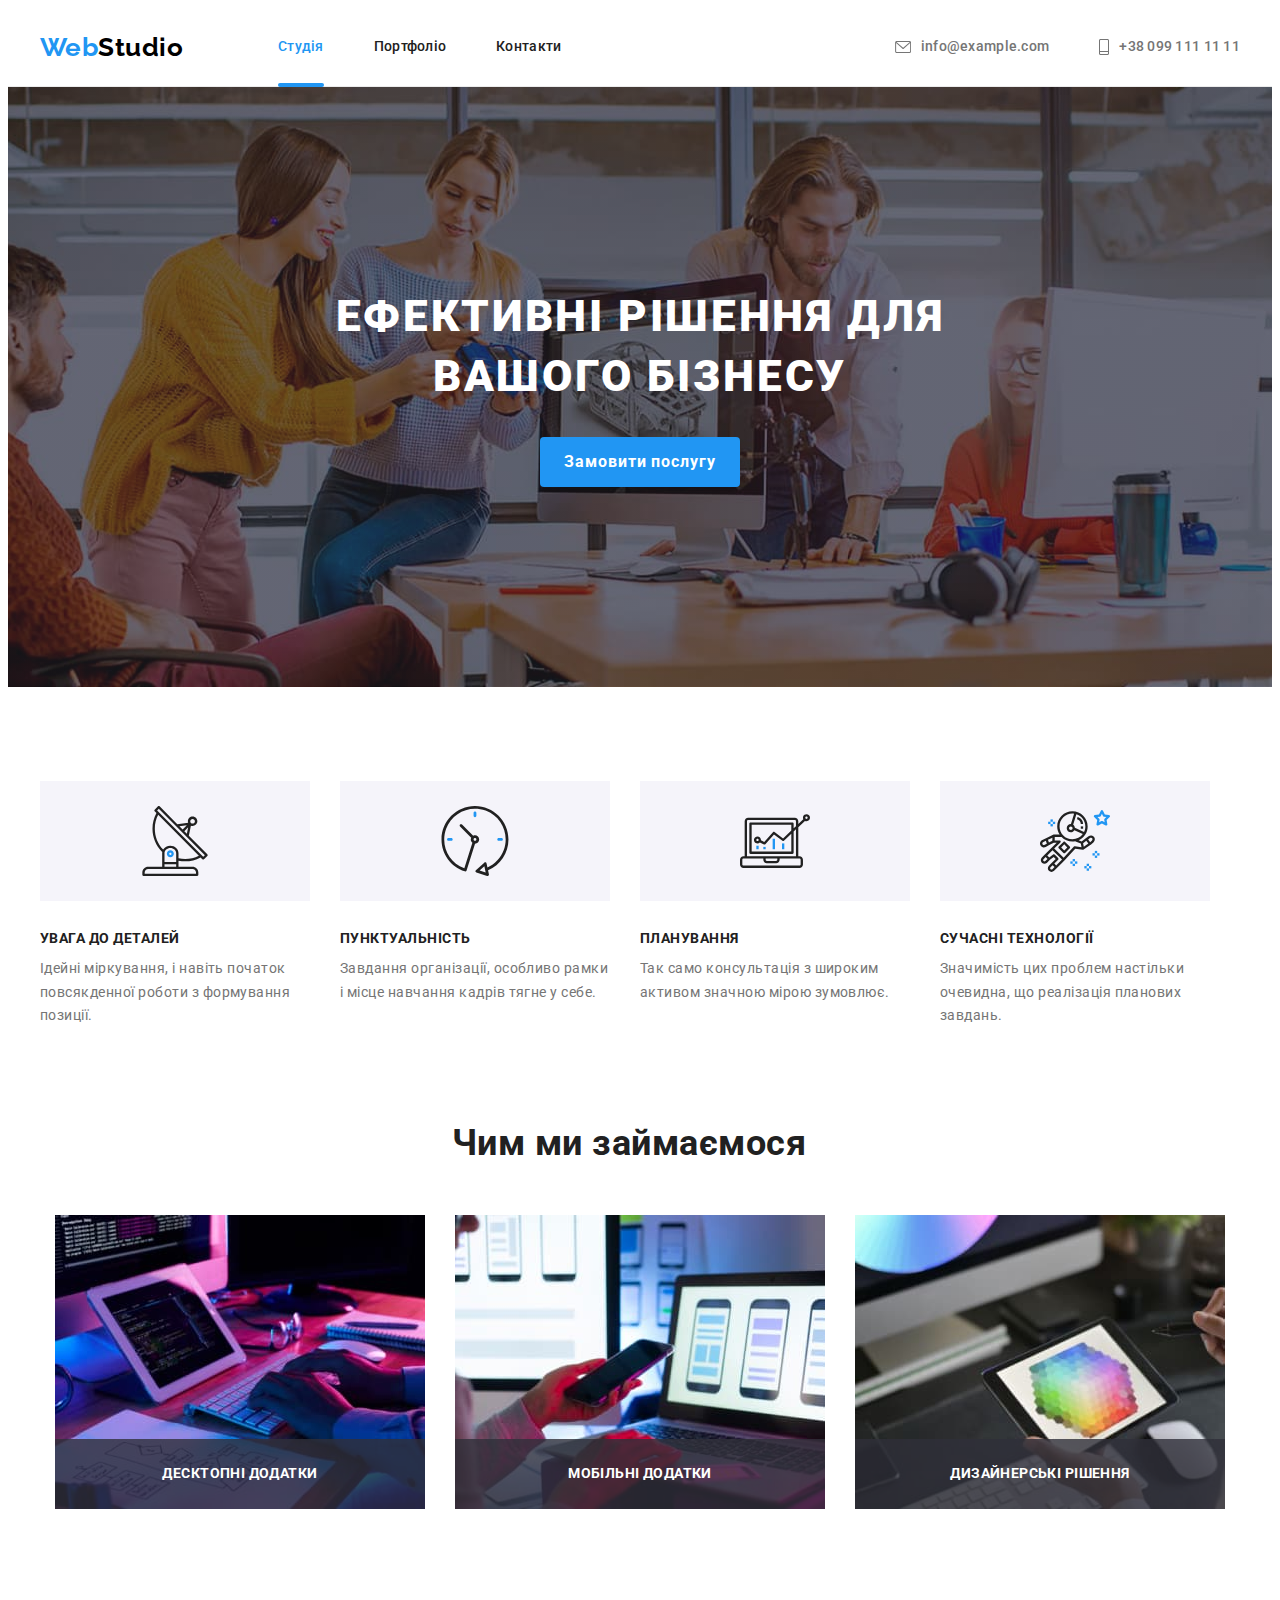
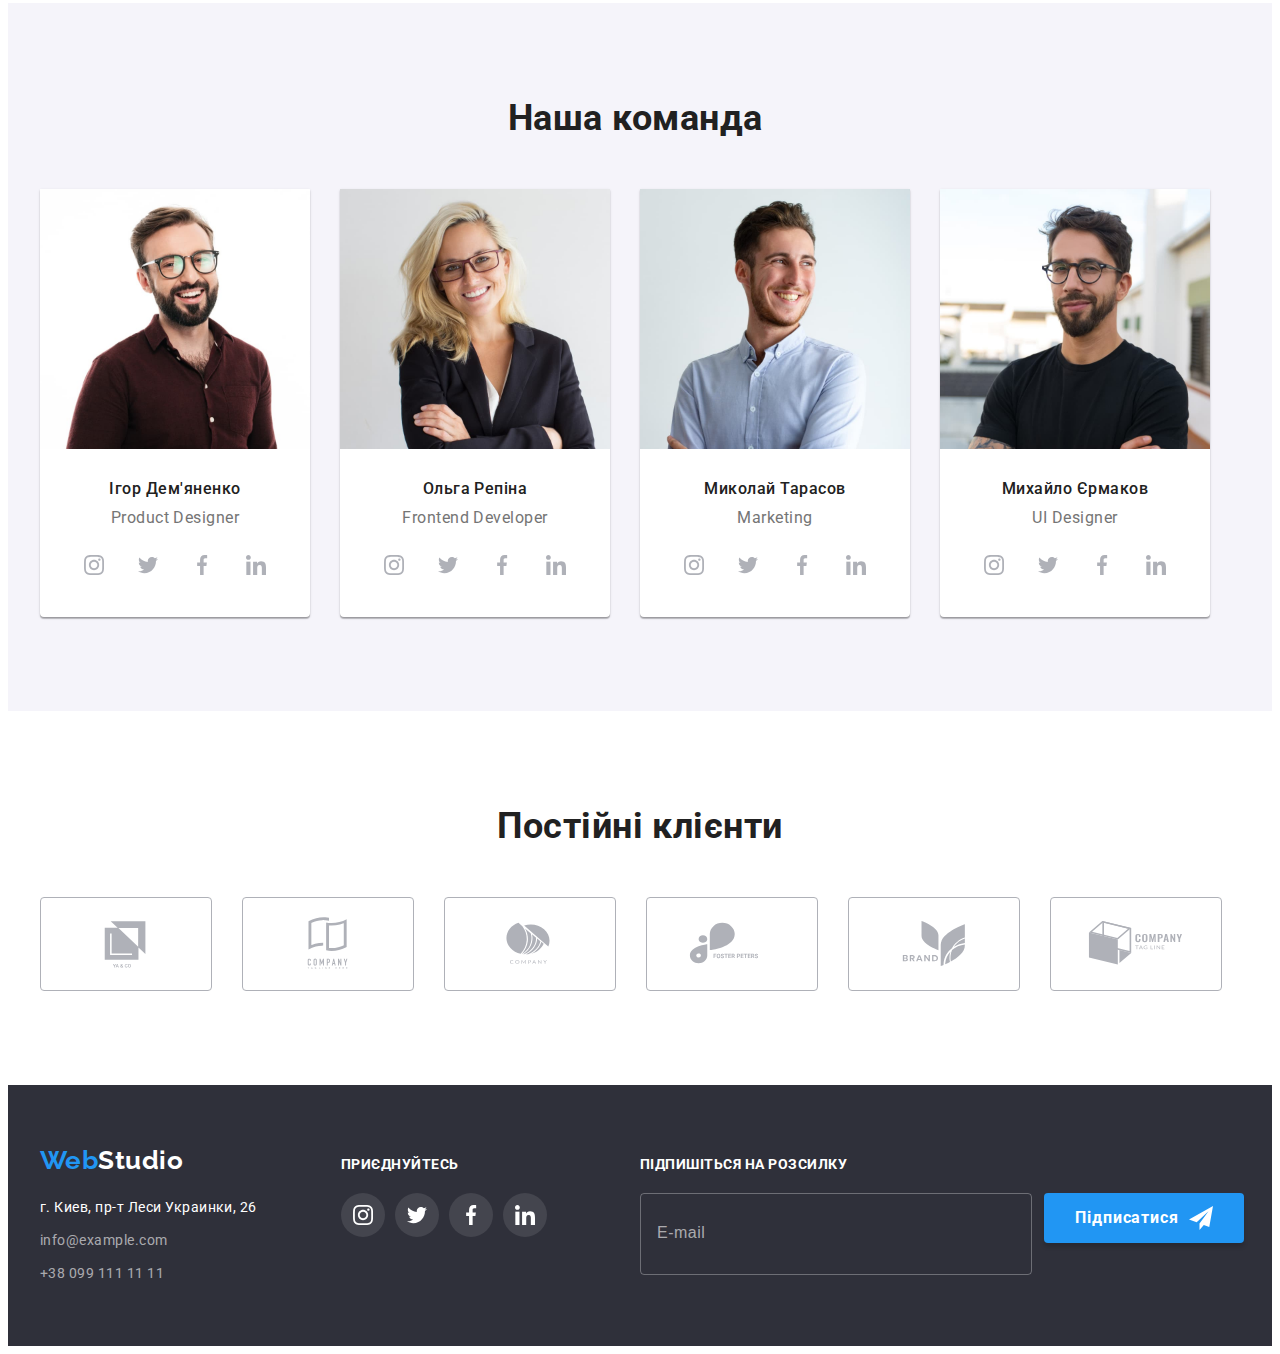
<file: index.html>
<!DOCTYPE html>
<html lang="uk">
  <head>
    <meta charset="UTF-8" />
    <meta http-equiv="X-UA-Compatible" content="IE=edge" />
    <meta name="viewport" content="width=device-width, initial-scale=1.0" />
    <title>WebStudio</title>
    <link rel="preconnect" href="https://fonts.googleapis.com" />
    <link rel="preconnect" href="https://fonts.gstatic.com" crossorigin />
    <link
      href="https://fonts.googleapis.com/css2?family=Raleway:wght@700&family=Roboto:wght@400;500;700;900&display=swap"
      rel="stylesheet"
    />
    <link
      rel="stylesheet"
      href="https://cdnjs.cloudflare.com/ajax/libs/modern-normalize/1.1.0/modern-normalize.min.css"
      integrity="sha512-wpPYUAdjBVSE4KJnH1VR1HeZfpl1ub8YT/NKx4PuQ5NmX2tKuGu6U/JRp5y+Y8XG2tV+wKQpNHVUX03MfMFn9Q=="
      crossorigin="anonymous"
      referrerpolicy="no-referrer"
    />
    <link rel="stylesheet" href="./css/style.css" />
  </head>

  <body>
    <!-- header -->
    <header class="header">
      <div class="container header-container">
        <nav class="header-nav">
          <a href="./index.html" class="logo">Web<span class="logo-top">Studio</span> </a>
          <ul class="header-list list">
            <li class="header-item">
              <a href="./index.html" class="header-link link current"> Студія </a>
            </li>
            <li class="header-item">
              <a href="./portfolio.html" class="header-link link"> Портфоліо </a>
            </li>
            <li class="header-item">
              <a href="" class="header-link link"> Контакти </a>
            </li>
          </ul>
        </nav>
        <ul class="header-contact list">
          <li class="contact-item">
            <a href="mailto:info@example.com" class="contact-link link">
              <svg class="contact-item-icon" width="16" height="12">
                <use href="./images/icons.svg#icon-mail"></use>
              </svg>
              info@example.com
            </a>
          </li>
          <li class="contact-item">
            <a href="tel:+380991111111" class="contact-link link">
              <svg class="contact-item-icon" width="10" height="16">
                <use href="./images/icons.svg#icon-phone"></use>
              </svg>
              +38 099 111 11 11
            </a>
          </li>
        </ul>
      </div>
    </header>

    <!-- main -->
    <main>
      <!-- section hero -->
      <section class="hero">
        <div class="container">
          <h1 class="hero-title title">Ефективні рішення для вашого бізнесу</h1>
          <button type="button" class="hero-btn btn" data-modal-open>Замовити послугу</button>
        </div>
      </section>

      <!-- features -->
      <section class="features section">
        <div class="container">
          <h2 class="features-hiden visually-hidden">Особливості</h2>
          <ul class="features-list list">
            <li class="features-item">
              <div class="features-item-picture">
                <svg class="features-item-icon" width="70px" height="70px">
                  <use href="./images/icons.svg#icon-antenna"></use>
                </svg>
              </div>
              <h3 class="features-title title">УВАГА ДО ДЕТАЛЕЙ</h3>
              <p class="features-text">
                Ідейні міркування, і навіть початок повсякденної роботи з формування позиції.
              </p>
            </li>
            <li class="features-item">
              <div class="features-item-picture">
                <svg class="features-item-icon" width="70px" height="70px">
                  <use href="./images/icons.svg#icon-clock"></use>
                </svg>
              </div>
              <h3 class="features-title title">ПУНКТУАЛЬНІСТЬ</h3>
              <p class="features-text">
                Завдання організації, особливо рамки і місце навчання кадрів тягне у себе.
              </p>
            </li>
            <li class="features-item">
              <div class="features-item-picture">
                <svg class="features-item-icon" width="70px" height="70px">
                  <use href="./images/icons.svg#icon-diagram"></use>
                </svg>
              </div>
              <h3 class="features-title title">ПЛАНУВАННЯ</h3>
              <p class="features-text">
                Так само консультація з широким активом значною мірою зумовлює.
              </p>
            </li>
            <li class="features-item">
              <div class="features-item-picture">
                <svg class="features-item-icon" width="70px" height="70px">
                  <use href="./images/icons.svg#icon-astronaut"></use>
                </svg>
              </div>
              <h3 class="features-title title">СУЧАСНІ ТЕХНОЛОГІЇ</h3>
              <p class="features-text">
                Значимість цих проблем настільки очевидна, що реалізація планових завдань.
              </p>
            </li>
          </ul>
        </div>
      </section>

      <!-- service -->
      <section class="service section">
        <div class="container">
          <h2 class="service-title title">Чим ми займаємося</h2>
          <ul class="service-list list">
            <li class="service-item">
              <a href="" class="service-link link">
                <img src="./images/service-1.jpg" alt="работа за компьютером" width="370" />
                <p class="service-text">Десктопні додатки</p>
              </a>
            </li>
            <li class="service-item">
              <a href="" class="service-link link">
                <img src="./images/service-2.jpg" alt="мобильный телефон в руке" width="370" />
                <p class="service-text">Мобільні додатки</p>
              </a>
            </li>
            <li class="service-item">
              <a href="" class="service-link link">
                <img src="./images/service-3.jpg" alt="планшет с палитрой цвета" width="370" />
                <p class="service-text">Дизайнерські рішення</p>
              </a>
            </li>
          </ul>
        </div>
      </section>

      <!-- our team -->
      <section class="team section">
        <div class="container">
          <h2 class="team-title title">Наша команда</h2>
          <ul class="team-list list">
            <li class="team-item">
              <a href="" class="team-link link">
                <img src="./images/person-1.jpg" alt="фото Игора Дем'яненко" width="270" />
              </a>
              <h3 class="team-link-title title">Ігор Дем'яненко</h3>
              <p lang="en" class="team-item-text">Product Designer</p>
              <ul class="team-soc-list list">
                <li class="team-soc-item">
                  <a href="" class="team-soc-link link">
                    <svg class="team-soc-icon" width="20px" height="20px">
                      <use href="./images/icons.svg#icon-instagram"></use>
                    </svg>
                  </a>
                </li>
                <li class="team-soc-item">
                  <a href="" class="team-soc-link link">
                    <svg class="team-soc-icon" width="20px" height="20px">
                      <use href="./images/icons.svg#icon-twitter"></use>
                    </svg>
                  </a>
                </li>
                <li class="team-soc-item">
                  <a href="" class="team-soc-link link">
                    <svg class="team-soc-icon" width="20px" height="20px">
                      <use href="./images/icons.svg#icon-facebook"></use>
                    </svg>
                  </a>
                </li>
                <li class="team-soc-item">
                  <a href="" class="team-soc-link link">
                    <svg class="team-soc-icon" width="20px" height="20px">
                      <use href="./images/icons.svg#icon-linkedin"></use>
                    </svg>
                  </a>
                </li>
              </ul>
            </li>
            <li class="team-item">
              <a href="" class="team-link link">
                <img src="./images/person-2.jpg" alt="фото Ольги Репіної" width="270" />
              </a>
              <h3 class="team-link-title title">Ольга Репіна</h3>
              <p lang="en" class="team-item-text">Frontend Developer</p>
              <ul class="team-soc-list list">
                <li class="team-soc-item">
                  <a href="" class="team-soc-link link">
                    <svg class="team-soc-icon" width="20px" height="20px">
                      <use href="./images/icons.svg#icon-instagram"></use>
                    </svg>
                  </a>
                </li>
                <li class="team-soc-item">
                  <a href="" class="team-soc-link link">
                    <svg class="team-soc-icon" width="20px" height="20px">
                      <use href="./images/icons.svg#icon-twitter"></use>
                    </svg>
                  </a>
                </li>
                <li class="team-soc-item">
                  <a href="" class="team-soc-link link">
                    <svg class="team-soc-icon" width="20px" height="20px">
                      <use href="./images/icons.svg#icon-facebook"></use>
                    </svg>
                  </a>
                </li>
                <li class="team-soc-item">
                  <a href="" class="team-soc-link link">
                    <svg class="team-soc-icon" width="20px" height="20px">
                      <use href="./images/icons.svg#icon-linkedin"></use>
                    </svg>
                  </a>
                </li>
              </ul>
            </li>
            <li class="team-item">
              <a href="" class="team-link link">
                <img src="./images/person-3.jpg" alt="фото Миколая Тарасова" width="270" />
              </a>
              <h3 class="team-link-title title">Миколай Тарасов</h3>
              <p lang="en" class="team-item-text">Marketing</p>
              <ul class="team-soc-list list">
                <li class="team-soc-item">
                  <a href="" class="team-soc-link link">
                    <svg class="team-soc-icon" width="20px" height="20px">
                      <use href="./images/icons.svg#icon-instagram"></use>
                    </svg>
                  </a>
                </li>
                <li class="team-soc-item">
                  <a href="" class="team-soc-link link">
                    <svg class="team-soc-icon" width="20px" height="20px">
                      <use href="./images/icons.svg#icon-twitter"></use>
                    </svg>
                  </a>
                </li>
                <li class="team-soc-item">
                  <a href="" class="team-soc-link link">
                    <svg class="team-soc-icon" width="20px" height="20px">
                      <use href="./images/icons.svg#icon-facebook"></use>
                    </svg>
                  </a>
                </li>
                <li class="team-soc-item">
                  <a href="" class="team-soc-link link">
                    <svg class="team-soc-icon" width="20px" height="20px">
                      <use href="./images/icons.svg#icon-linkedin"></use>
                    </svg>
                  </a>
                </li>
              </ul>
            </li>
            <li class="team-item">
              <a href="" class="team-link link">
                <img src="./images/person-4.jpg" alt="фото Михайла Єрмакова" width="270" />
              </a>
              <h3 class="team-link-title title">Михайло Єрмаков</h3>
              <p lang="en" class="team-item-text">UI Designer</p>
              <ul class="team-soc-list list">
                <li class="team-soc-item">
                  <a href="" class="team-soc-link link">
                    <svg class="team-soc-icon" width="20px" height="20px">
                      <use href="./images/icons.svg#icon-instagram"></use>
                    </svg>
                  </a>
                </li>
                <li class="team-soc-item">
                  <a href="" class="team-soc-link link">
                    <svg class="team-soc-icon" width="20px" height="20px">
                      <use href="./images/icons.svg#icon-twitter"></use>
                    </svg>
                  </a>
                </li>
                <li class="team-soc-item">
                  <a href="" class="team-soc-link link">
                    <svg class="team-soc-icon" width="20px" height="20px">
                      <use href="./images/icons.svg#icon-facebook"></use>
                    </svg>
                  </a>
                </li>
                <li class="team-soc-item">
                  <a href="" class="team-soc-link link">
                    <svg class="team-soc-icon" width="20px" height="20px">
                      <use href="./images/icons.svg#icon-linkedin"></use>
                    </svg>
                  </a>
                </li>
              </ul>
            </li>
          </ul>
        </div>
      </section>

      <!-- section clients -->
      <section class="clients section">
        <div class="container">
          <h2 class="clients-title title">Постійні клієнти</h2>
          <ul class="clients-list list">
            <li class="clients-item">
              <a href="" class="clients-link link">
                <svg class="clients-icon" width="106px" height="60px">
                  <use href="./images/icons.svg#icon-client1"></use>
                </svg>
              </a>
            </li>
            <li class="clients-item">
              <a href="" class="clients-link link">
                <svg class="clients-icon" width="106px" height="60px">
                  <use href="./images/icons.svg#icon-client2"></use>
                </svg>
              </a>
            </li>
            <li class="clients-item">
              <a href="" class="clients-link link">
                <svg class="clients-icon" width="106px" height="60px">
                  <use href="./images/icons.svg#icon-client3"></use>
                </svg>
              </a>
            </li>
            <li class="clients-item">
              <a href="" class="clients-link link">
                <svg class="clients-icon" width="106px" height="60px">
                  <use href="./images/icons.svg#icon-client4"></use>
                </svg>
              </a>
            </li>
            <li class="clients-item">
              <a href="" class="clients-link link">
                <svg class="clients-icon" width="106px" height="60px">
                  <use href="./images/icons.svg#icon-client5"></use>
                </svg>
              </a>
            </li>
            <li class="clients-item">
              <a href="" class="clients-link link">
                <svg class="clients-icon" width="106px" height="60px">
                  <use href="./images/icons.svg#icon-client6"></use>
                </svg>
              </a>
            </li>
          </ul>
        </div>
      </section>
    </main>

    <footer class="footer">
      <div class="container footer-container">
        <div class="contact-information">
          <a href="./index.html" class="logo">Web<span class="logo-bottom">Studio</span> </a>
          <address class="footer-address">
            <ul class="footer-list list">
              <li class="footer-item">
                <a
                  href="https://goo.gl/maps/brbRvfbXfKNv5y6a6"
                  class="footer-link link city"
                  target="_blank"
                  rel="noopener noreferer nofolow"
                >
                  г. Киев, пр-т Леси Украинки, 26
                </a>
              </li>
              <li class="footer-item">
                <a href="mailto:info@example.com" class="footer-link link"> info@example.com </a>
              </li>
              <li class="footer-item">
                <a href="tel:+380991111111" class="footer-link link"> +38 099 111 11 11 </a>
              </li>
            </ul>
          </address>
        </div>

        <div class="join-us">
          <p class="footer-title">приєднуйтесь</p>
          <ul class="footer-soc-list list">
            <li class="footer-soc-item">
              <a href="" class="footer-soc-link link">
                <svg class="footer-soc-icon" width="20px" height="20px">
                  <use href="./images/icons.svg#icon-instagram"></use>
                </svg>
              </a>
            </li>
            <li class="footer-soc-item">
              <a href="" class="footer-soc-link link">
                <svg class="footer-soc-icon" width="20px" height="20px">
                  <use href="./images/icons.svg#icon-twitter"></use>
                </svg>
              </a>
            </li>
            <li class="footer-soc-item">
              <a href="" class="footer-soc-link link">
                <svg class="footer-soc-icon" width="20px" height="20px">
                  <use href="./images/icons.svg#icon-facebook"></use>
                </svg>
              </a>
            </li>
            <li class="footer-soc-item">
              <a href="" class="footer-soc-link link">
                <svg class="footer-soc-icon" width="20px" height="20px">
                  <use href="./images/icons.svg#icon-linkedin"></use>
                </svg>
              </a>
            </li>
          </ul>
        </div>

        <div class="subscribe">
          <p class="subscribe-title">Підпишіться на розсилку</p>
          <form class="subscribe-wrap">
            <input
              type="email"
              name="subscribe-email"
              id="subscribe-email"
              class="subscribe-input"
              placeholder="E-mail"
            />
            <label for="subscribe-email" class="subscribe-label">E-mail</label>
            <button type="submit" class="subscribe-btn btn">
              Підписатися
              <svg class="submit-icon" width="24" height="24">
                <use href="./images/icons.svg#icon-send"></use>
              </svg>
            </button>
          </form>
        </div>
      </div>
    </footer>

    <!-- Modal window -->
    <div class="backdrop is-hidden" data-modal>
      <div class="modal">
        <button type="button" class="close-btn" data-modal-close>
          <svg class="close-btn-icon" width="18px" height="18px">
            <use href="./images/icons.svg#icon-close"></use>
          </svg>
        </button>
        <p class="modal-title title">Залиште свої дані, ми вам передзвонимо</p>
        <form class="modal-form">
          <div class="modal-form-item">
            <label for="user-name" class="modal-label">Ім'я</label>
            <div class="input-wrap">
              <input type="text" name="user-name" id="user-name" class="modal-input" />
              <svg class="modal-icon" width="18" height="18">
                <use href="./images/icons.svg#icon-modal-person"></use>
              </svg>
            </div>
          </div>

          <div class="modal-form-item">
            <label for="user-phone" class="modal-label">Телефон</label>
            <div class="input-wrap">
              <input type="tel" name="user-phone" id="user-phone" class="modal-input" />
              <svg class="modal-icon" width="18" height="18">
                <use href="./images/icons.svg#icon-modal-phone"></use>
              </svg>
            </div>
          </div>

          <div class="modal-form-item">
            <label for="user-mail" class="modal-label">Пошта</label>
            <div class="input-wrap">
              <input type="email" name="user-mail" id="user-mail" class="modal-input" />
              <svg class="modal-icon" width="18" height="18">
                <use href="./images/icons.svg#icon-modal-email"></use>
              </svg>
            </div>
          </div>

          <div class="modal-form-textarea">
            <label for="user-text" class="modal-label">Коментар</label>
            <textarea
              name="user-text"
              id="user-text"
              cols="30"
              rows="10"
              placeholder="Введіть текст"
              class="modal-comment"
            ></textarea>
          </div>

          <div class="modal-form-checkbox">
            <input
              type="checkbox"
              name="agreement"
              id="agreement"
              class="modal-checkbox visually-hidden"
              value="true"
            />
            <label for="agreement" class="modal-agreement">
              <span class="agreement-check">
                <svg class="modal-check" width="12" height="9">
                  <use href="./images/icons.svg#icon-check"></use>
                </svg>
              </span>
              Погоджуюся з розсилкою та приймаю&nbsp;
              <a href="./" class="agreement-link"> Умови договору</a>
            </label>
          </div>

          <button type="submit" class="modal-btn btn">Відправити</button>
        </form>
      </div>
    </div>

    <script src="./js/modal.js"></script>
  </body>
</html>
</file>
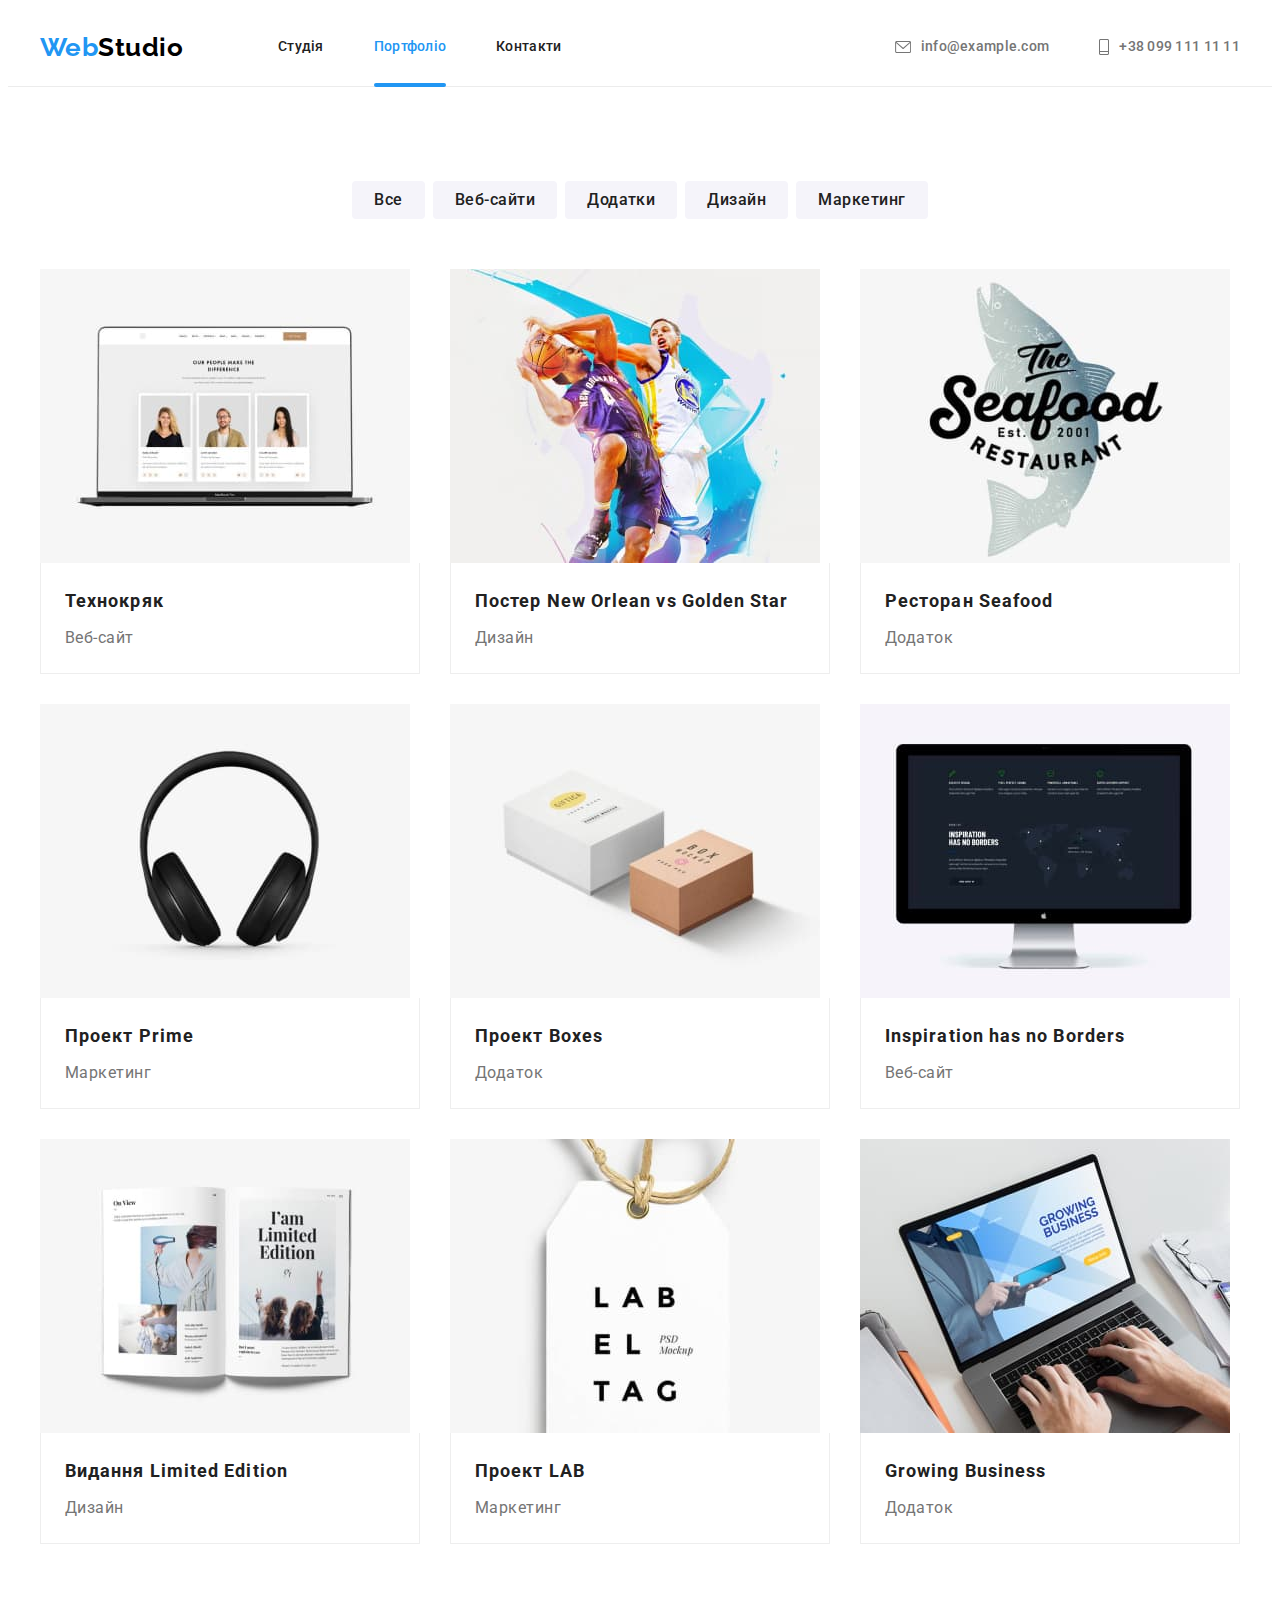
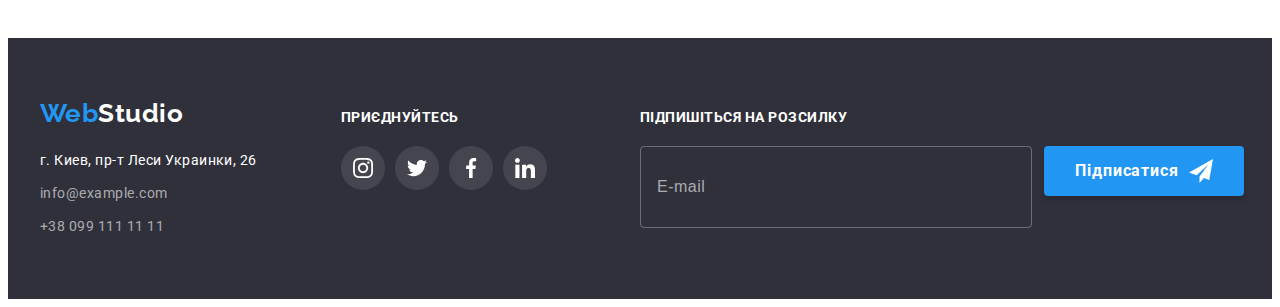
<file: portfolio.html>
<!DOCTYPE html>
<html lang="uk">
  <head>
    <meta charset="UTF-8" />
    <meta http-equiv="X-UA-Compatible" content="IE=edge" />
    <meta name="viewport" content="width=device-width, initial-scale=1.0" />
    <title>WebStudio - Portfolio</title>
    <link rel="preconnect" href="https://fonts.googleapis.com" />
    <link rel="preconnect" href="https://fonts.gstatic.com" crossorigin />
    <link
      href="https://fonts.googleapis.com/css2?family=Raleway:wght@700&family=Roboto:wght@400;500;700;900&display=swap"
      rel="stylesheet"
    />
    <link
      rel="stylesheet"
      href="https://cdnjs.cloudflare.com/ajax/libs/modern-normalize/1.1.0/modern-normalize.min.css"
      integrity="sha512-wpPYUAdjBVSE4KJnH1VR1HeZfpl1ub8YT/NKx4PuQ5NmX2tKuGu6U/JRp5y+Y8XG2tV+wKQpNHVUX03MfMFn9Q=="
      crossorigin="anonymous"
      referrerpolicy="no-referrer"
    />
    <link rel="stylesheet" href="./css/style.css" />
  </head>

  <body>
    <!-- header -->
    <header class="header">
      <div class="container header-container">
        <nav class="header-nav">
          <a href="./index.html" class="logo">Web<span class="logo-top">Studio</span> </a>
          <ul class="header-list list">
            <li class="header-item">
              <a href="./index.html" class="header-link link"> Студія </a>
            </li>
            <li class="header-item">
              <a href="./portfolio.html" class="header-link link current"> Портфоліо </a>
            </li>
            <li class="header-item">
              <a href="" class="header-link link"> Контакти </a>
            </li>
          </ul>
        </nav>
        <ul class="header-contact list">
          <li class="contact-item">
            <a href="mailto:info@example.com" class="contact-link link">
              <svg class="contact-item-icon" width="16" height="12">
                <use href="./images/icons.svg#icon-mail"></use>
              </svg>
              info@example.com
            </a>
          </li>
          <li class="contact-item">
            <a href="tel:+380991111111" class="contact-link link">
              <svg class="contact-item-icon" width="10" height="16">
                <use href="./images/icons.svg#icon-phone"></use>
              </svg>
              +38 099 111 11 11
            </a>
          </li>
        </ul>
      </div>
    </header>

    <!-- main -->
    <main>
      <section class="portfolio section">
        <h1 class="visually-hidden">Портфоліо</h1>

        <!-- portfolio filters -->
        <div class="container">
          <ul class="filter-list list">
            <li class="filter-item">
              <button type="button" class="filter-button">Все</button>
            </li>
            <li class="filter-item">
              <button type="button" class="filter-button">Веб-сайти</button>
            </li>
            <li class="filter-item">
              <button type="button" class="filter-button">Додатки</button>
            </li>
            <li class="filter-item">
              <button type="button" class="filter-button">Дизайн</button>
            </li>
            <li class="filter-item">
              <button type="button" class="filter-button">Маркетинг</button>
            </li>
          </ul>

          <!-- portfolio items -->
          <ul class="portfolio-list list">
            <li class="portfolio-item">
              <a href="" class="portfolio-link link">
                <div class="portfolio-thumb">
                  <img
                    src="./images/potfolio-1.jpg"
                    alt="трое людей на экране ноутбука"
                    width="370"
                  />
                  <p class="portfolio-thumb-text">
                    Ресурс пропонує комплексні пропозиції з різним рівнем функціоналу та сервісів.
                    Все це дозволить відвідувачу отримати вичерпні відомості про компанію чи
                    приватну особу.
                  </p>
                </div>
                <div class="item-border">
                  <h2 class="portfolio-title title">Технокряк</h2>
                  <p class="portfolio-text">Веб-сайт</p>
                </div>
              </a>
            </li>
            <li class="portfolio-item">
              <a href="" class="portfolio-link link">
                <div class="portfolio-thumb">
                  <img src="./images/potfolio-2.jpg" alt="два баскетболиста и мяч" width="370" />
                  <p class="portfolio-thumb-text">
                    Ресурс пропонує комплексні пропозиції з різним рівнем функціоналу та сервісів.
                    Все це дозволить відвідувачу отримати вичерпні відомості про компанію чи
                    приватну особу.
                  </p>
                </div>
                <div class="item-border">
                  <h2 class="portfolio-title title">Постер New Orlean vs Golden Star</h2>
                  <p class="portfolio-text">Дизайн</p>
                </div>
              </a>
            </li>
            <li class="portfolio-item">
              <a href="" class="portfolio-link link">
                <div class="portfolio-thumb">
                  <img
                    src="./images/potfolio-3.jpg"
                    alt="акула, на которой название ресторана"
                    width="370"
                  />
                  <p class="portfolio-thumb-text">
                    Ресурс пропонує комплексні пропозиції з різним рівнем функціоналу та сервісів.
                    Все це дозволить відвідувачу отримати вичерпні відомості про компанію чи
                    приватну особу.
                  </p>
                </div>
                <div class="item-border">
                  <h2 class="portfolio-title title">Ресторан Seafood</h2>
                  <p class="portfolio-text">Додаток</p>
                </div>
              </a>
            </li>
            <li class="portfolio-item">
              <a href="" class="portfolio-link link">
                <div class="portfolio-thumb">
                  <img
                    src="./images/potfolio-4.jpg"
                    alt="беспроводные внешние наушники"
                    width="370"
                  />
                  <p class="portfolio-thumb-text">
                    Ресурс пропонує комплексні пропозиції з різним рівнем функціоналу та сервісів.
                    Все це дозволить відвідувачу отримати вичерпні відомості про компанію чи
                    приватну особу.
                  </p>
                </div>
                <div class="item-border">
                  <h2 class="portfolio-title title">Проект Prime</h2>
                  <p class="portfolio-text">Маркетинг</p>
                </div>
              </a>
            </li>
            <li class="portfolio-item">
              <a href="" class="portfolio-link link">
                <div class="portfolio-thumb">
                  <img
                    src="./images/potfolio-5.jpg"
                    alt="две подарочных картонных коробки"
                    width="370"
                  />
                  <p class="portfolio-thumb-text">
                    Ресурс пропонує комплексні пропозиції з різним рівнем функціоналу та сервісів.
                    Все це дозволить відвідувачу отримати вичерпні відомості про компанію чи
                    приватну особу.
                  </p>
                </div>
                <div class="item-border">
                  <h2 class="portfolio-title title">Проект Boxes</h2>
                  <p class="portfolio-text">Додаток</p>
                </div>
              </a>
            </li>
            <li class="portfolio-item">
              <a href="" class="portfolio-link link">
                <div class="portfolio-thumb">
                  <img src="./images/potfolio-6.jpg" alt="монитор с информацией" width="370" />
                  <p class="portfolio-thumb-text">
                    Ресурс пропонує комплексні пропозиції з різним рівнем функціоналу та сервісів.
                    Все це дозволить відвідувачу отримати вичерпні відомості про компанію чи
                    приватну особу.
                  </p>
                </div>
                <div class="item-border">
                  <h2 class="portfolio-title title">Inspiration has no Borders</h2>
                  <p class="portfolio-text">Веб-сайт</p>
                </div>
              </a>
            </li>
            <li class="portfolio-item">
              <a href="" class="portfolio-link link">
                <div class="portfolio-thumb">
                  <img src="./images/potfolio-7.jpg" alt="открытая книга" width="370" />
                  <p class="portfolio-thumb-text">
                    Ресурс пропонує комплексні пропозиції з різним рівнем функціоналу та сервісів.
                    Все це дозволить відвідувачу отримати вичерпні відомості про компанію чи
                    приватну особу.
                  </p>
                </div>
                <div class="item-border">
                  <h2 class="portfolio-title title">Видання Limited Edition</h2>
                  <p class="portfolio-text">Дизайн</p>
                </div>
              </a>
            </li>
            <li class="portfolio-item">
              <a href="" class="portfolio-link link">
                <div class="portfolio-thumb">
                  <img
                    src="./images/potfolio-8.jpg"
                    alt="картонная этикетка на верёвке"
                    width="370"
                  />
                  <p class="portfolio-thumb-text">
                    Ресурс пропонує комплексні пропозиції з різним рівнем функціоналу та сервісів.
                    Все це дозволить відвідувачу отримати вичерпні відомості про компанію чи
                    приватну особу.
                  </p>
                </div>
                <div class="item-border">
                  <h2 class="portfolio-title title">Проект LAB</h2>
                  <p class="portfolio-text">Маркетинг</p>
                </div>
              </a>
            </li>
            <li class="portfolio-item">
              <a href="" class="portfolio-link link">
                <div class="portfolio-thumb">
                  <img src="./images/potfolio-9.jpg" alt="работа на ноутбуке" width="370" />
                  <p class="portfolio-thumb-text">
                    Ресурс пропонує комплексні пропозиції з різним рівнем функціоналу та сервісів.
                    Все це дозволить відвідувачу отримати вичерпні відомості про компанію чи
                    приватну особу.
                  </p>
                </div>
                <div class="item-border">
                  <h2 class="portfolio-title title">Growing Business</h2>
                  <p class="portfolio-text">Додаток</p>
                </div>
              </a>
            </li>
          </ul>
        </div>
      </section>
    </main>
    <!-- footer -->
    <footer class="footer">
      <div class="container footer-container">
        <div class="contact-information">
          <a href="./index.html" class="logo">Web<span class="logo-bottom">Studio</span> </a>
          <address class="footer-address">
            <ul class="footer-list list">
              <li class="footer-item">
                <a
                  href="https://goo.gl/maps/brbRvfbXfKNv5y6a6"
                  class="footer-link link city"
                  target="_blank"
                  rel="noopener noreferer nofolow"
                >
                  г. Киев, пр-т Леси Украинки, 26
                </a>
              </li>
              <li class="footer-item">
                <a href="mailto:info@example.com" class="footer-link link"> info@example.com </a>
              </li>
              <li class="footer-item">
                <a href="tel:+380991111111" class="footer-link link"> +38 099 111 11 11 </a>
              </li>
            </ul>
          </address>
        </div>

        <div class="join-us">
          <p class="footer-title">приєднуйтесь</p>
          <ul class="footer-soc-list list">
            <li class="footer-soc-item">
              <a href="" class="footer-soc-link link">
                <svg class="footer-soc-icon" width="20px" height="20px">
                  <use href="./images/icons.svg#icon-instagram"></use>
                </svg>
              </a>
            </li>
            <li class="footer-soc-item">
              <a href="" class="footer-soc-link link">
                <svg class="footer-soc-icon" width="20px" height="20px">
                  <use href="./images/icons.svg#icon-twitter"></use>
                </svg>
              </a>
            </li>
            <li class="footer-soc-item">
              <a href="" class="footer-soc-link link">
                <svg class="footer-soc-icon" width="20px" height="20px">
                  <use href="./images/icons.svg#icon-facebook"></use>
                </svg>
              </a>
            </li>
            <li class="footer-soc-item">
              <a href="" class="footer-soc-link link">
                <svg class="footer-soc-icon" width="20px" height="20px">
                  <use href="./images/icons.svg#icon-linkedin"></use>
                </svg>
              </a>
            </li>
          </ul>
        </div>

        <div class="subscribe">
          <p class="subscribe-title">Підпишіться на розсилку</p>
          <form class="subscribe-wrap">
            <input
              type="email"
              name="subscribe-email"
              id="subscribe-email"
              class="subscribe-input"
              placeholder="E-mail"
            />
            <label for="subscribe-email" class="subscribe-label">E-mail</label>
            <button type="submit" class="subscribe-btn btn">
              Підписатися
              <svg class="submit-icon" width="24" height="24">
                <use href="./images/icons.svg#icon-send"></use>
              </svg>
            </button>
          </form>
        </div>
      </div>
    </footer>
  </body>
</html>
</file>
<file: css/style.css>
:root {
  --primary-color-text: #757575;
  --primary-title-color: #212121;
  --accent-color: #2196f3;

  --footer-background-color: #2f303a;
  --web-logo-color: #2196f3;
  --header-logo-studio: #000000;
  --footer-logo-studio: #ffffff;
  --footer-link-color: rgba(255, 255, 255, 0.6);

  --hero-title-color: #ffffff;
  --hero-background-color: #c4c4c4;
  --hero-overlay-color: rgba(47, 48, 58, 0.4);

  --button-accent: #188ce8;
  --button-color: #ffffff;

  --section-team-background: #f5f4fa;
  --team-person-background: #ffffff;

  --portfolio-button-background: #f5f4fa;
  --portfolio-button-hover-color: #ffffff;

  --portfolio-item-background: #eeeeee;
  /* --------ICONS--------- */
  --features-icon-backround: #f5f4fa;

  --team-icon-color: #afb1b8;
  --team-icon-background: #ffffff;
  --team-icon-hover: #ffffff;

  --client-icon-color: #afb1b8;

  --footer-icon-background: rgba(255, 255, 255, 0.1);
  --footer-icon-color: #ffffff;

  /* ===========animation */
  --time-function: cubic-bezier(0.4, 0, 0.2, 1);
  --time-duration: 250ms;
}

/* --------------------BASIC--------------------- */
p,
h1,
h2,
h3,
h4,
h5,
h6 {
  margin: 0;
}

ul,
ol {
  margin: 0;
  padding-left: 0;
}

img {
  display: block;
  max-width: 100%;
  height: auto;
}

address {
  font-style: normal;
}
/* ====================================== */
body {
  font-family: 'Roboto', sans-serif;
  letter-spacing: 0.03em;
  color: var(--primary-color-text);
  background-color: #ffffff;
}

.container {
  /* width: 100%;
  max-width: 1200px; */
  width: 1200px;
  margin-left: auto;
  margin-right: auto;
  padding-left: 15px;
  padding-right: 15px;
}

.section {
  padding-top: 94px;
  padding-bottom: 94px;
}

.list {
  list-style: none;
}
.link {
  text-decoration: none;
}

.title {
  color: var(--primary-title-color);
}

.btn {
  display: block;
  min-width: 200px;
  height: 50px;
  margin: 0 auto;
  padding: 0;

  font-family: inherit;
  font-weight: 700;
  font-size: 16px;
  line-height: 1.88;
  letter-spacing: 0.06em;
  text-align: center;
  cursor: pointer;
  background-color: var(--accent-color);
  color: var(--button-color);
  box-shadow: 0px 4px 4px rgba(0, 0, 0, 0.15);
  border: none;
  border-radius: 4px;
}

.visually-hidden {
  position: absolute;
  white-space: nowrap;
  width: 1px;
  height: 1px;
  overflow: hidden;
  border: 0;
  padding: 0;
  clip: rect(0 0 0 0);
  clip-path: inset(50%);
  margin: -1px;
}
/* -------------------------------------------- */
/* --------------------header------------------ */
.header {
  align-items: center;
  border-bottom: 1px solid #ececec;
}

.header-container {
  display: flex;
  align-items: center;
}

.header-nav {
  display: flex;
  align-items: center;
}

.header-list {
  display: flex;
  margin-left: 93px;
}

.header-list .header-item + .header-item {
  margin-left: 50px;
}
.header-contact {
  display: flex;
  align-items: center;
  margin-left: auto;
}
.header-contact .contact-item + .contact-item {
  margin-left: 50px;
}

/* ----logo--- */
/* ----------- */
.logo {
  display: block;
  width: 145px;

  font-family: 'Raleway', sans-serif;
  font-weight: 700;
  font-size: 26px;
  line-height: 1.19;
  color: var(--accent-color);

  text-decoration: none;
}
.header-nav .logo-top {
  color: var(--header-logo-studio);
}
/* ------------ */
/* ------------ */

.header-item {
  position: relative;
}
.header-list .current {
  color: var(--accent-color);
}

.current::after {
  content: '';
  position: absolute;
  top: calc(100% + 1px);
  transform: translate(0, -100%);
  width: 100%;
  height: 4px;
  border-radius: 2px;

  background-color: var(--accent-color);
}

.header-link,
.contact-link {
  display: flex;
  align-items: center;
  padding-top: 31px;
  padding-bottom: 31px;

  font-weight: 500;
  font-size: 14px;
  line-height: 1.14;
  letter-spacing: 0.02em;
  color: var(--primary-title-color);

  transition-property: color;
  transition-duration: var(--time-duration);
  transition-timing-function: var(--time-function);
}
.contact-link {
  color: var(--primary-color-text);
}

.contact-item-icon {
  fill: currentColor;
  margin-right: 10px;
}

.header-link:hover,
.header-link:focus,
.contact-link:hover,
.contact-link:focus {
  color: var(--accent-color);
}
/* -------------------END----------------------- */

/* --------------------------------------------- */
/* --------------------HERO--------------------- */
.hero {
  padding-top: 200px;
  padding-bottom: 200px;
  max-width: 1600px;
  margin-left: auto;
  margin-right: auto;

  background-color: var(--hero-background-color);
  background-image: linear-gradient(rgba(47, 48, 58, 0.4), rgba(47, 48, 58, 0.4)),
    url(../images/hero.jpg);
  background-repeat: no-repeat;
  background-position: center;
  background-size: cover;
}

.hero-title {
  margin-left: auto;
  margin-right: auto;
  margin-bottom: 30px;
  max-width: 696px;

  font-weight: 900;
  font-size: 44px;
  line-height: 1.36;
  letter-spacing: 0.06em;
  text-transform: uppercase;
  text-align: center;
  color: var(--hero-title-color);
}

.hero-btn {
  transition-property: background-color;
  transition-duration: var(--time-duration);
  transition-timing-function: var(--time-function);
}

.hero-btn:hover,
.hero-btn:focus {
  background-color: var(--button-accent);
}
/* -------------------END----------------------- */

/* --------------------------------------------- */
/* --------------------FEATURES------------------ */
.features {
  padding-bottom: 0;
}
.features-list {
  display: flex;
  gap: 30px;
}

.features-item {
  max-width: 270px;
}
.features-item-picture {
  display: flex;
  width: 270px;
  height: 120px;
  margin-bottom: 30px;
  align-items: center;
  justify-content: center;
  background-color: var(--features-icon-backround);
}

.features .features-title {
  margin-bottom: 10px;

  font-weight: 700;
  font-size: 14px;
  line-height: 1.14;
  text-transform: uppercase;
}

.features-text {
  font-size: 14px;
  line-height: 1.71;
}
/* -------------------END----------------------- */

/* --------------------------------------------- */
/* ------------------SERVICE------------------- */
.service-title {
  width: 376px;
  margin-left: auto;
  margin-right: auto;
  margin-bottom: 50px;

  font-weight: 700;
  font-size: 36px;
  line-height: 1.17;
}
.service-list {
  display: flex;
  justify-content: center;
  /* gap: 30px; */
}

.service-list .service-item + .service-item {
  margin-left: 30px;
}
.service-link {
  position: relative;
}
.service-text {
  position: absolute;
  bottom: 0;
  left: 0;
  width: 100%;
  min-height: 70px;

  display: flex;
  align-items: center;
  justify-content: center;

  font-weight: 700;
  font-size: 14px;
  line-height: 1.14;
  letter-spacing: 0.03em;
  text-transform: uppercase;
  color: #ffffff;

  background-color: rgba(47, 48, 58, 0.8);
}

/* ------------------TEAM------------------- */
.team {
  background-color: var(--section-team-background);
}

.team-title {
  width: 264px;
  margin-left: auto;
  margin-right: auto;
  margin-bottom: 50px;

  font-weight: 700;
  font-size: 36px;
  line-height: 1.17;
}
.team-list {
  display: flex;
  gap: 30px;
}

.team-item {
  width: 270px;
  background-color: var(--team-person-background);
  box-shadow: 0px 1px 3px rgba(0, 0, 0, 0.12), 0px 1px 1px rgba(0, 0, 0, 0.14),
    0px 2px 1px rgba(0, 0, 0, 0.2);
  border-radius: 0px 0px 4px 4px;
}

.team-link-title {
  padding-top: 30px;
  margin-bottom: 10px;
  text-align: center;

  font-weight: 500;
  font-size: 16px;
  line-height: 1.19;
}

.team-item-text {
  margin-bottom: 16px;

  font-size: 16px;
  line-height: 1.19;
  text-align: center;
}
.team-soc-list {
  display: flex;
  gap: 10px;
  justify-content: center;
  padding-bottom: 30px;
}
.team-soc-link {
  display: flex;
  align-items: center;
  justify-content: center;
  width: 44px;
  height: 44px;
  border-radius: 50%;
  background-color: var(--team-icon-background);
  color: var(--client-icon-color);

  transition-property: color, background-color;
  transition-duration: var(--time-duration);
  transition-timing-function: var(--time-function);
}
.team-soc-icon {
  fill: currentColor;
}
.team-soc-link:hover,
.team-soc-link:focus {
  background-color: var(--accent-color);
  color: var(--team-icon-hover);
}
/* ----------------CLIENTS------------------- */
.clients-title {
  margin-bottom: 50px;

  font-weight: 700;
  font-size: 36px;
  line-height: 1.17;
  text-align: center;
}
.clients-list {
  display: flex;
  gap: 30px;
  align-items: center;
}
.clients-link {
  display: flex;
  width: 170px;
  height: 92px;
  justify-content: center;
  align-items: center;

  color: var(--client-icon-color);
  border: 1px solid var(--client-icon-color);
  border-radius: 4px;

  transition-property: color, border-color;
  transition-duration: var(--time-duration);
  transition-timing-function: var(--time-function);
}
.clients-icon {
  fill: currentColor;
}
.clients-link:hover,
.clients-link:focus {
  color: var(--accent-color);
  border-color: var(--accent-color);
}

/* ------------------FOOTER------------------- */
.footer {
  padding-top: 60px;
  padding-bottom: 60px;
  background-color: var(--footer-background-color);
}
.footer-container {
  display: flex;
  align-items: baseline;
}

.footer-address {
  width: 231px;
}
.footer .logo-bottom {
  color: var(--footer-logo-studio);
}

.footer .logo {
  display: inline-block;
  width: 145px;
  margin-bottom: 20px;
}

.footer-item:not(:last-child) {
  margin-bottom: 9px;
}

.footer-link {
  font-size: 14px;
  line-height: 1.71;
  color: var(--footer-link-color);

  transition-property: color;
  transition-duration: var(--time-duration);
  transition-timing-function: var(--time-function);
}
.footer-item .city {
  display: inline-block;

  font-size: 14px;
  line-height: 1.71;
  color: var(--footer-logo-studio);
}

.footer-link:hover,
.footer-link:focus {
  color: var(--accent-color);
}

.join-us {
  margin-left: 70px;
}
.footer-title {
  margin-bottom: 20px;

  font-weight: 700;
  font-size: 14px;
  line-height: 1.14;
  text-transform: uppercase;

  color: #ffffff;
}
.footer-soc-list {
  display: flex;
  align-items: center;
  justify-content: start;
}
.footer-soc-list .footer-soc-item + .footer-soc-item {
  margin-left: 10px;
}

.footer-soc-link {
  display: flex;
  align-items: center;
  justify-content: center;
  width: 44px;
  height: 44px;
  border-radius: 50%;
  background-color: var(--footer-icon-background);

  transition-property: background-color;
  transition-duration: var(--time-duration);
  transition-timing-function: var(--time-function);
}
.footer-soc-icon {
  fill: var(--footer-icon-color);
}
.footer-soc-link:hover,
.footer-soc-link:focus {
  background-color: var(--accent-color);
}

.subscribe {
  margin-left: 93px;
}
.subscribe-wrap {
  position: relative;
  display: flex;
}
.subscribe-title {
  margin-bottom: 20px;

  font-weight: 700;
  font-size: 14px;
  line-height: 1.14;

  text-transform: uppercase;
  color: #ffffff;
}
.subscribe-input {
  width: 358px;
  height: 50px;
  margin-right: 12px;
  padding: 15px 16px;

  color: #ffffff;
  background-color: transparent;
  border: 1px solid rgba(255, 255, 255, 0.3);
  border-radius: 4px;
  outline: transparent;

  transition-property: border-color;
  transition-duration: var(--time-duration);
  transition-timing-function: var(--time-function);
}
.subscribe-input::placeholder {
  font-size: 16px;
  line-height: 1.25;
  letter-spacing: 0.03em;

  color: rgba(255, 255, 255, 0.6);
}
.subscribe-label {
  position: absolute;
  left: 12px;
  top: 50%;
  transform: translateY(-50%);

  font-size: 16px;
  line-height: 1.25;
  letter-spacing: 0.03em;

  color: transparent;
  transition-property: transform, color;
  transition-duration: var(--time-duration);
  transition-timing-function: var(--time-function);
}
.subscribe-input:focus {
  border-color: var(--accent-color);
}
.subscribe-input:not(:placeholder-shown) + .subscribe-label {
  transform: translate(-150%, -50%);
  color: var(--accent-color);
}
.subscribe-btn {
  display: flex;
  align-items: center;
  justify-content: center;
  transition-property: background-color;
  transition-duration: var(--time-duration);
  transition-timing-function: var(--time-function);
}
.subscribe-btn:hover,
.subscribe-btn:focus {
  background-color: var(--button-accent);
}
.submit-icon {
  margin-left: 10px;
  fill: #ffffff;
}
/* -------------------END----------------------- */

/* -------------PORTFOLIO.INDEX--------------- */
/* ------------------FILTER------------------- */

.filter-list {
  display: flex;
  justify-content: center;
  gap: 8px;
  margin-bottom: 50px;
}

.filter-button {
  display: block;
  padding: 6px 22px;

  font-family: inherit;
  font-weight: 500;
  font-size: 16px;
  line-height: 1.62;
  letter-spacing: 0.03em;
  text-align: center;
  cursor: pointer;
  border: none;
  border-radius: 4px;

  background-color: var(--portfolio-button-background);
  color: var(--primary-title-color);

  transition-property: background-color, color, box-shadow;
  transition-duration: var(--time-duration);
  transition-timing-function: var(--time-function);
}

.filter-button:hover,
.filter-button:focus {
  background-color: var(--accent-color);
  color: var(--portfolio-button-hover-color);
  box-shadow: 0px 3px 1px rgba(0, 0, 0, 0.1), 0px 1px 2px rgba(0, 0, 0, 0.08),
    0px 2px 2px rgba(0, 0, 0, 0.12);
}

/* ------------ */
/* ------------ */

.portfolio-list {
  display: flex;
  flex-wrap: wrap;
  gap: 30px;
  padding: 0;
  margin: 0;
}

.portfolio-item {
  flex-basis: calc((100% - 60px) / 3);
}
.portfolio-link {
  display: block;
  transition-property: box-shadow;
  transition-duration: var(--time-duration);
  transition-timing-function: var(--time-function);
}
.portfolio-link:hover,
.portfolio-link:focus {
  box-shadow: 0px 1px 1px rgba(0, 0, 0, 0.12), 0px 4px 4px rgba(0, 0, 0, 0.06),
    1px 4px 6px rgba(0, 0, 0, 0.16);
}

.portfolio-link:hover .portfolio-thumb-text {
  transform: translateY(0);
}
.portfolio-link:focus .portfolio-thumb-text {
  transform: translateY(0);
}

.item-border {
  display: block;
  padding: 20px 24px;
  border-left: 1px solid #eeeeee;
  border-bottom: 1px solid #eeeeee;
  border-right: 1px solid #eeeeee;
}
.portfolio-title {
  display: block;
  margin-bottom: 4px;

  font-weight: 700;
  font-size: 18px;
  line-height: 2;
  letter-spacing: 0.06em;
}
.portfolio-text {
  font-size: 16px;
  line-height: 1.88;
  color: var(--primary-color-text);
}

.portfolio-thumb {
  position: relative;
  overflow: hidden;
}

.portfolio-thumb-text {
  display: block;
  position: absolute;
  top: 0;
  left: 0;
  height: 100%;
  padding: 63px 24px;

  font-size: 18px;
  line-height: 1.56;
  letter-spacing: 0.03em;
  color: #ffffff;
  background-color: rgba(33, 150, 243, 0.9);

  overflow: auto;
  transform: translateY(101%);
  transition-property: transform;
  transition-duration: var(--time-duration);
  transition-timing-function: var(--time-function);
}

.backdrop {
  position: fixed;
  top: 0;
  height: 100%;
  width: 100%;

  background-color: rgba(0, 0, 0, 0.2);
  transition-property: opacity, visibility;
  transition-duration: var(--time-duration);
  transition-timing-function: var(--time-function);
}
.backdrop.is-hidden .modal {
  transform: translate(-50%, -50%) scale(0) rotate(360deg);
  border-radius: 50%;
}
.modal {
  position: absolute;
  width: 528px;
  height: 581px;
  padding: 40px;
  top: 50%;
  left: 50%;
  transform: translate(-50%, -50%) scale(1) rotate(0deg);
  background-color: #ffffff;
  box-shadow: 0px 1px 3px rgba(0, 0, 0, 0.12), 0px 1px 1px rgba(0, 0, 0, 0.14),
    0px 2px 1px rgba(0, 0, 0, 0.2);
  border-radius: 4px;

  transition-property: transform, border-radius;
  transition-duration: var(--time-duration);
  transition-timing-function: var(--time-function);
}
.close-btn {
  position: absolute;
  top: 8px;
  right: 8px;

  display: flex;
  align-items: center;
  justify-content: center;
  width: 30px;
  height: 30px;
  padding: 0;
  cursor: pointer;
  border-radius: 50%;
  color: #000000;
  background-color: transparent;
  border: 1px solid rgba(0, 0, 0, 0.1);
  transition-property: color;
  transition-duration: var(--time-duration);
  transition-timing-function: var(--time-function);
}
.close-btn-icon {
  fill: currentColor;
}
.close-btn:hover,
.close-btn:focus {
  color: var(--accent-color);
}
.is-hidden {
  opacity: 0;
  visibility: hidden;
  pointer-events: none;
}

.modal-title {
  width: 100%;
  margin-bottom: 12px;
  text-align: center;

  font-weight: 700;
  font-size: 20px;
  line-height: 1.15;
}
.modal-form-item {
  display: flex;
  flex-direction: column;
  margin-bottom: 10px;
}
.modal-label {
  margin-bottom: 4px;

  font-size: 12px;
  line-height: 1.17;
  letter-spacing: 0.01em;
}
.input-wrap {
  position: relative;
}
.modal-input {
  width: 100%;
  height: 40px;
  padding-left: 42px;

  letter-spacing: 0.03em;
  color: var(--primary-color-text);

  border: 1px solid rgba(33, 33, 33, 0.2);
  border-radius: 4px;
  outline: transparent;
  transition-property: border-color;
  transition-duration: var(--time-duration);
  transition-timing-function: var(--time-function);
}
.modal-icon {
  position: absolute;
  left: 12px;
  top: 50%;
  transform: translateY(-50%);

  fill: var(--primary-title-color);
  transition-property: fill;
  transition-duration: var(--time-duration);
  transition-timing-function: var(--time-function);
}
.modal-input:focus {
  border-color: var(--accent-color);
}
.modal-input:focus + .modal-icon {
  fill: var(--accent-color);
}

.modal-form-textarea {
  display: flex;
  flex-direction: column;
  margin-bottom: 20px;
}
.modal-comment {
  width: 100%;
  height: 120px;
  padding: 12px 16px;

  letter-spacing: 0.03em;
  color: var(--primary-color-text);

  border: 1px solid rgba(33, 33, 33, 0.2);
  border-radius: 4px;
  resize: none;
  outline: transparent;

  transition-property: border-color;
  transition-duration: var(--time-duration);
  transition-timing-function: var(--time-function);
}
.modal-comment::placeholder {
  font-size: 12px;
  line-height: 1.17;
  letter-spacing: 0.01em;

  color: rgba(117, 117, 117, 0.5);
}

.modal-comment:focus {
  border-color: var(--accent-color);
}

.modal-form-checkbox {
  margin-bottom: 30px;
}
.modal-agreement {
  display: flex;
  align-items: center;
  justify-content: center;

  font-size: 14px;
  line-height: 1.71;
}
.agreement-check {
  display: flex;
  align-items: center;
  justify-content: center;
  width: 16px;
  height: 15px;
  margin-right: 7px;
  border: 2px solid #212121;
  border-radius: 2px;
  fill: transparent;

  transition-property: background-color, border-color;
  transition-duration: var(--time-duration);
  transition-timing-function: var(--time-function);
}
.modal-check {
  transition-property: fill;
  transition-duration: var(--time-duration);
  transition-timing-function: var(--time-function);
}
.modal-checkbox:checked + .modal-agreement .agreement-check {
  border: none;
  background-color: var(--accent-color);
}
.modal-checkbox:focus + .modal-agreement .agreement-check {
  border-color: var(--accent-color);
}
.modal-checkbox:checked + .modal-agreement .modal-check {
  fill: #ffffff;
}
.agreement-link {
  color: var(--accent-color);
}

.modal-btn {
  transition-property: background-color;
  transition-duration: var(--time-duration);
  transition-timing-function: var(--time-function);
}
.modal-btn:hover,
.modal-btn:focus {
  background-color: var(--button-accent);
}
</file>
